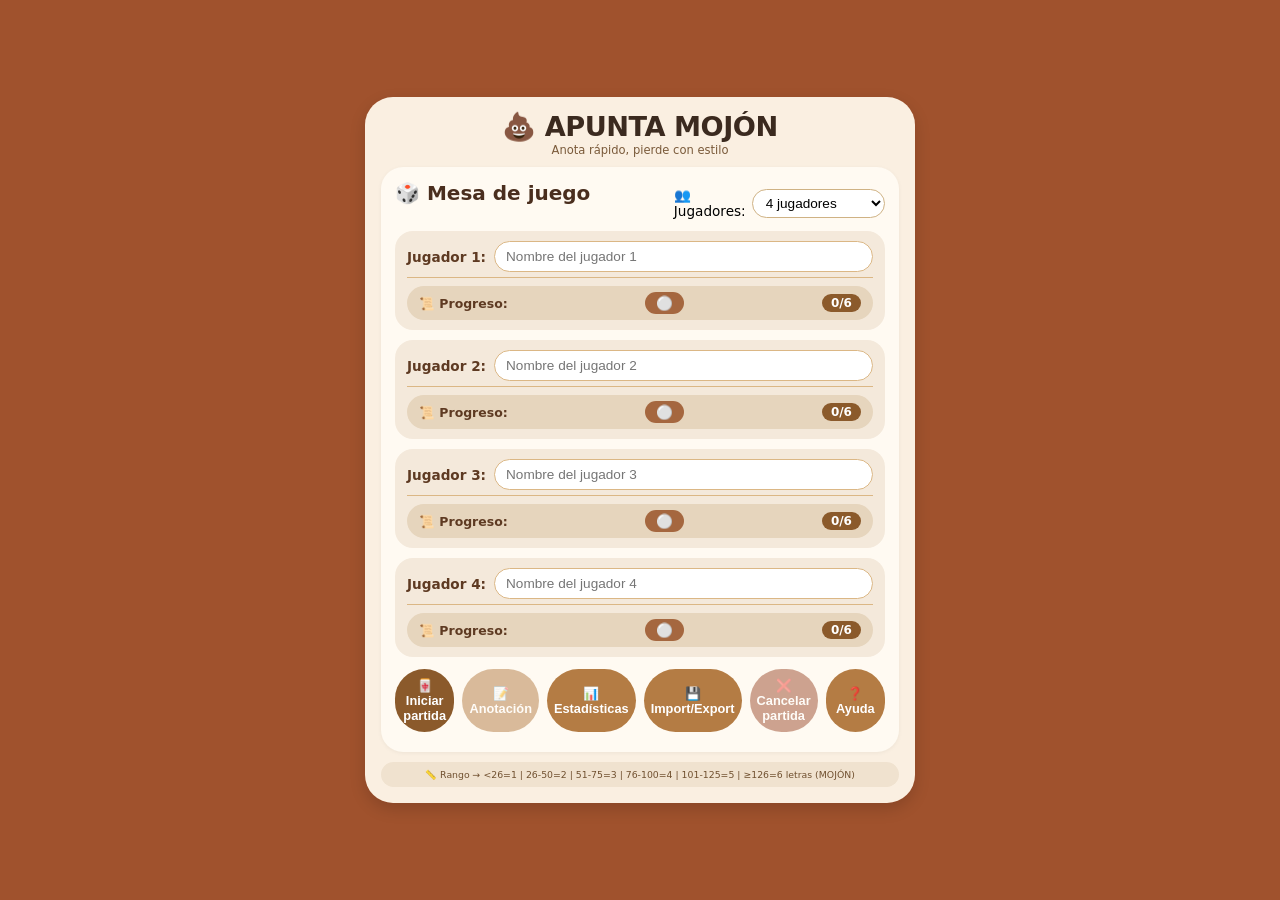
<file: index.html>
<!DOCTYPE html>
<html lang="es">
<head>
  <meta charset="UTF-8">
  <meta name="viewport" content="width=device-width, initial-scale=1.0, viewport-fit=cover">
  <title>ApuntaMOJÓN - Control de pérdidas en dominó</title>
  <meta name="description" content="Aplicación para control de partidas de dominó - el perdedor forma la palabra MOJÓN">
  <meta name="theme-color" content="#A0522D">
  <meta name="apple-mobile-web-app-capable" content="yes">
  <meta name="apple-mobile-web-app-status-bar-style" content="black-translucent">
  <meta name="apple-mobile-web-app-title" content="MOJÓN">
  <link rel="manifest" href="./manifest.json">
  <link rel="apple-touch-icon" href="./icon-192.png">
  <link rel="icon" type="image/png" sizes="192x192" href="./icon-192.png">
  <link rel="icon" type="image/png" sizes="512x512" href="./icon-512.png">
  <link rel="stylesheet" href="./style.css">
  <script src="./app.js" defer></script>
</head>
<body>
  <div class="app-container">
    <header>
      <h1>💩 APUNTA MOJÓN</h1>
      <p class="sub">Anota rápido, pierde con estilo</p>
    </header>

    <div class="card" id="mesaJuego">
      <div class="card-header">
        <h2>🎲 Mesa de juego</h2>
        <div class="jugador-selector">
          <label>👥 Jugadores:</label>
          <select id="numJugadores">
            <option value="2">2 jugadores</option>
            <option value="3">3 jugadores</option>
            <option value="4" selected>4 jugadores</option>
          </select>
        </div>
      </div>
      
      <div id="nombresJugadores" class="nombres-grid"></div>
      
      <div class="botonera">
        <button id="btnIniciarPartida" class="btn-primary">🀄 Iniciar partida</button>
        <button id="btnAnotacion" class="btn-secondary" disabled>📝 Anotación</button>
        <button id="btnEstadisticas" class="btn-secondary">📊 Estadísticas</button>
        <button id="btnImportExport" class="btn-secondary">💾 Import/Export</button>
        <button id="btnCancelarPartida" class="btn-cancel" disabled>❌ Cancelar partida</button>
        <button id="btnAyuda" class="btn-secondary">❓ Ayuda</button>
      </div>
    </div>

    <footer class="rangos">
      <small>📏 Rango → &lt;26=1 | 26-50=2 | 51-75=3 | 76-100=4 | 101-125=5 | ≥126=6 letras (MOJÓN)</small>
    </footer>
  </div>

  <!-- ==================== MODALES ==================== -->

  <!-- MODAL ANOTACIÓN -->
  <div id="modalAnotacion" class="modal">
    <div class="modal-content modal-large">
      <h3>📝 Anotar mano</h3>
      <div class="separador-modal"></div>
      <div class="form-group-pegue">
        <label class="checkbox-label-pegue">
          <input type="checkbox" id="tipoPegue"> 🎯 Un jugador se pegó
        </label>
      </div>
      <div class="form-group" id="grupoCierre">
        <label>🏆 ¿Quién cerró/pegó?</label>
        <div id="listaCierre" class="opciones-lista radio-group"></div>
      </div>
      <hr class="divider">
      <div class="form-group">
        <label>💀 Perdedor(es) (pierden letras):</label>
        <div id="listaPerdedores" class="opciones-lista checkbox-group"></div>
      </div>
      <div class="form-group horizontal-group">
        <label for="tantosInput">🔢 Tantos acumulados:</label>
        <input type="number" id="tantosInput" placeholder="" step="1" class="small-input">
      </div>
      <div class="modal-buttons">
        <button id="btnCancelarAnotacion" class="btn-sec">Cancelar</button>
        <button id="btnAceptarAnotacion" class="btn-primary">✅ Aceptar</button>
      </div>
    </div>
  </div>

  <!-- MODAL ESTADÍSTICAS -->
  <div id="modalEstadisticas" class="modal">
    <div class="modal-content modal-xl">
      <div class="modal-header">
        <h2>📈 Estadísticas MOJÓN</h2>
        <button id="btnCerrarStats" class="close-btn">&times;</button>
      </div>
      <div class="tabs">
        <button class="tab-btn active" data-tab="diario">📅 Diario</button>
        <button class="tab-btn" data-tab="global">🌍 Global</button>
        <button class="tab-btn" data-tab="detalle">🔍 Detalle jugador</button>
      </div>
      <div id="tabDiario" class="tab-content active">
        <h3>Resumen del día <span id="fechaActual"></span></h3>
        <div id="statsDiario" class="stats-table-container"></div>
        <h3>📆 Días anteriores</h3>
        <div id="statsDiasAnteriores" class="stats-table-container"></div>
      </div>
      <div id="tabGlobal" class="tab-content">
        <h3>🏆 Ranking general</h3>
        <div id="statsGlobal" class="stats-table-container"></div>
      </div>
      <div id="tabDetalle" class="tab-content">
        <label>Seleccionar jugador:</label>
        <select id="selectJugadorDetalle"></select>
        <div id="detalleJugador" class="stats-table-container"></div>
      </div>
    </div>
  </div>

  <!-- MODAL IMPORT/EXPORT -->
  <div id="modalImportExport" class="modal">
    <div class="modal-content">
      <h3>💾 Gestión de datos</h3>
      <div class="import-export-buttons">
        <button id="btnExportar" class="btn-primary">📤 Exportar JSON</button>
        <button id="btnImportar" class="btn-secondary">📥 Importar JSON</button>
      </div>
      <input type="file" id="fileImport" accept=".json" style="display:none;">
      <hr>
      <div class="import-export-buttons">
        <button id="btnLimpiarBD" class="btn-danger">🗑️ Limpiar base de datos</button>
      </div>
      <hr>
      <button id="btnCerrarImport" class="btn-sec">Cerrar</button>
    </div>
  </div>

  <!-- MODAL CONTRASEÑA -->
  <div id="modalPassword" class="modal">
    <div class="modal-content">
      <h3>🔐 Confirmar acción</h3>
      <p>Ingrese la contraseña para limpiar la base de datos:</p>
      <input type="password" id="passwordInput" placeholder="Contraseña">
      <div class="modal-buttons">
        <button id="btnCancelarPassword" class="btn-sec">Cancelar</button>
        <button id="btnConfirmarPassword" class="btn-primary">Confirmar</button>
      </div>
    </div>
  </div>

  <!-- MODAL MENSAJE INFORMATIVO -->
  <div id="modalMensaje" class="modal">
    <div class="modal-content-mensaje">
      <div class="mensaje-icon" id="mensajeIcono">⚠️</div>
      <h3 id="mensajeTitulo">Atención</h3>
      <p id="mensajeTexto" class="mensaje-texto"></p>
      <button id="btnCerrarMensaje" class="btn-final">Aceptar</button>
    </div>
  </div>

  <!-- MODAL CONFIRMACIÓN -->
  <div id="modalConfirmacion" class="modal">
    <div class="modal-content-confirmacion">
      <div class="confirmacion-icon">❓</div>
      <h3>¿Cancelar partida?</h3>
      <p id="confirmacionTexto" class="confirmacion-texto">Se perderá todo el progreso de la partida actual.</p>
      <div class="confirmacion-buttons">
        <button id="btnConfirmarNo" class="btn-sec">No, volver</button>
        <button id="btnConfirmarSi" class="btn-primary">Sí, cancelar</button>
      </div>
    </div>
  </div>

  <!-- MODAL FINAL (MOJÓN) -->
  <div id="modalFinal" class="modal">
    <div class="modal-content-final">
      <div class="mojon-icon">💩</div>
      <h2 class="mojon-title">¡MOJÓN!</h2>
      <p id="mensajeFinal" class="mojon-mensaje"></p>
      <button id="btnCerrarFinal" class="btn-final">Aceptar</button>
    </div>
  </div>
</body>
</html>
</file>
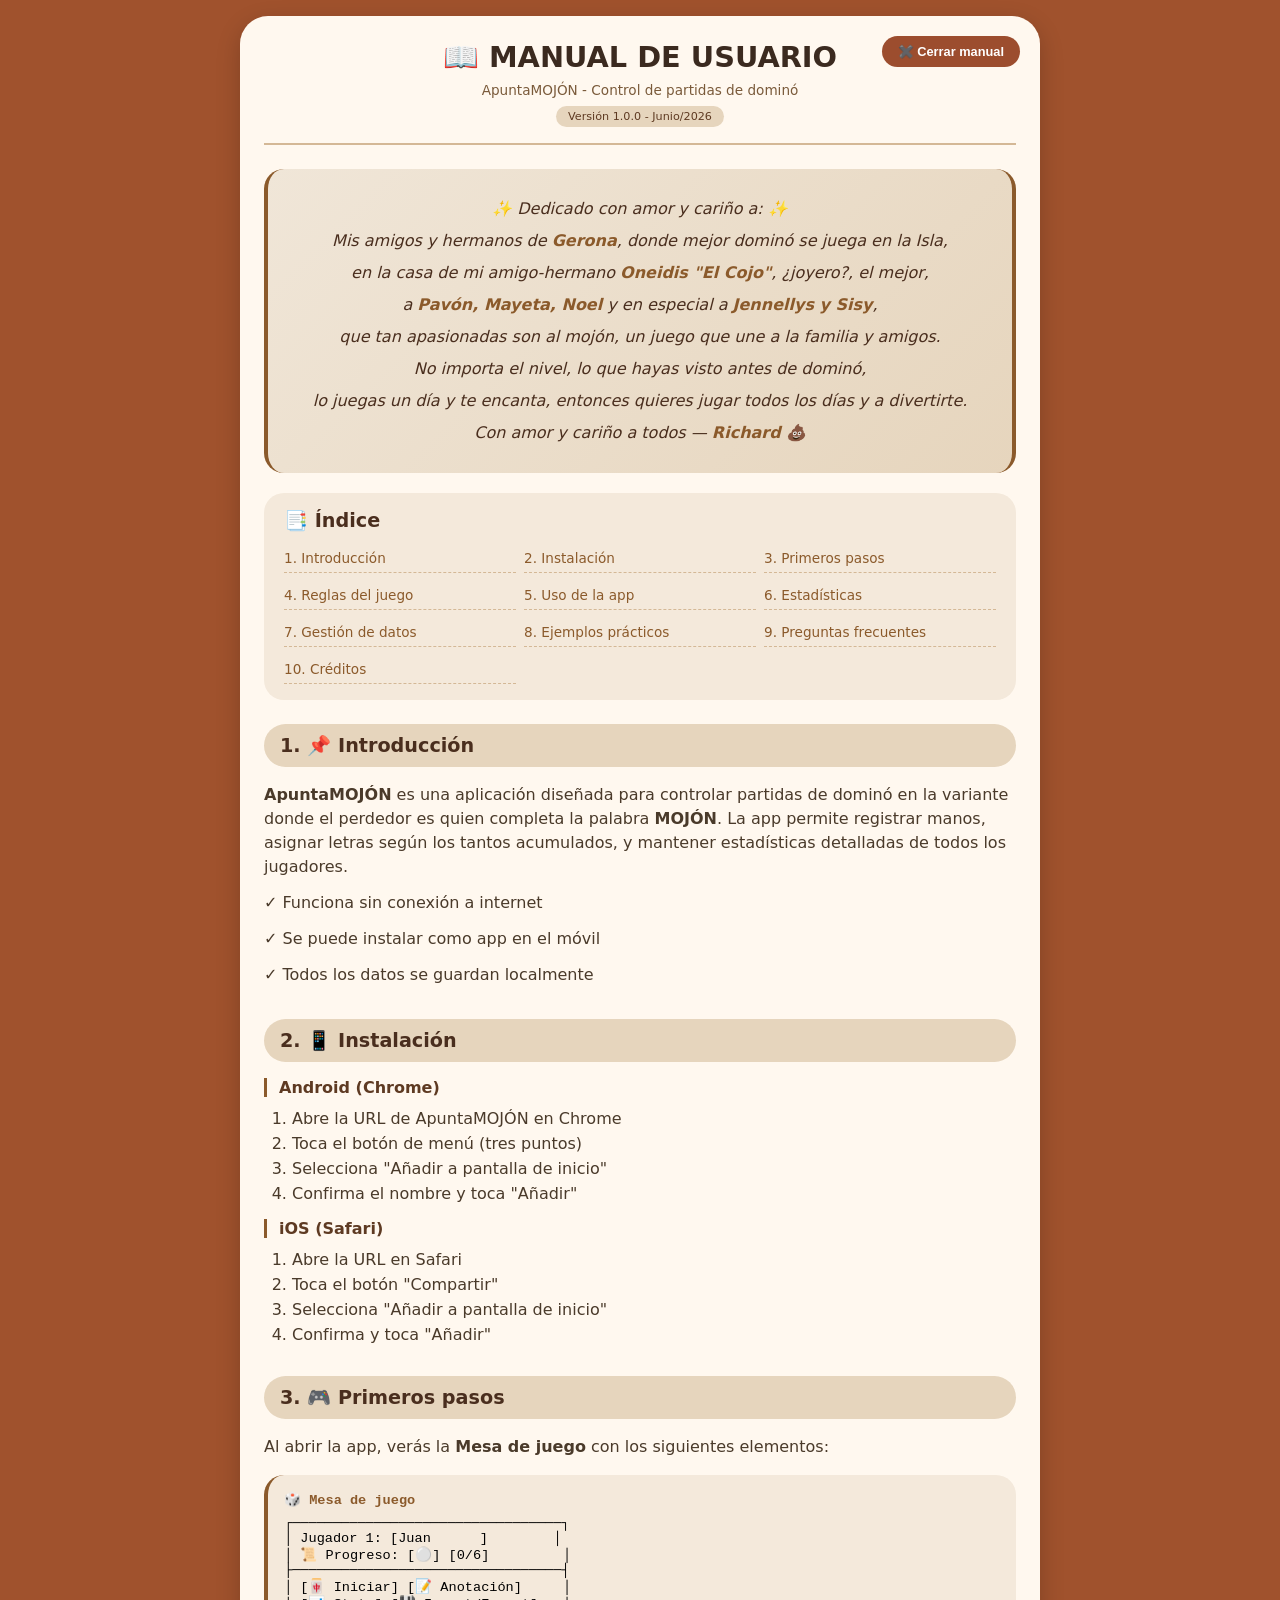
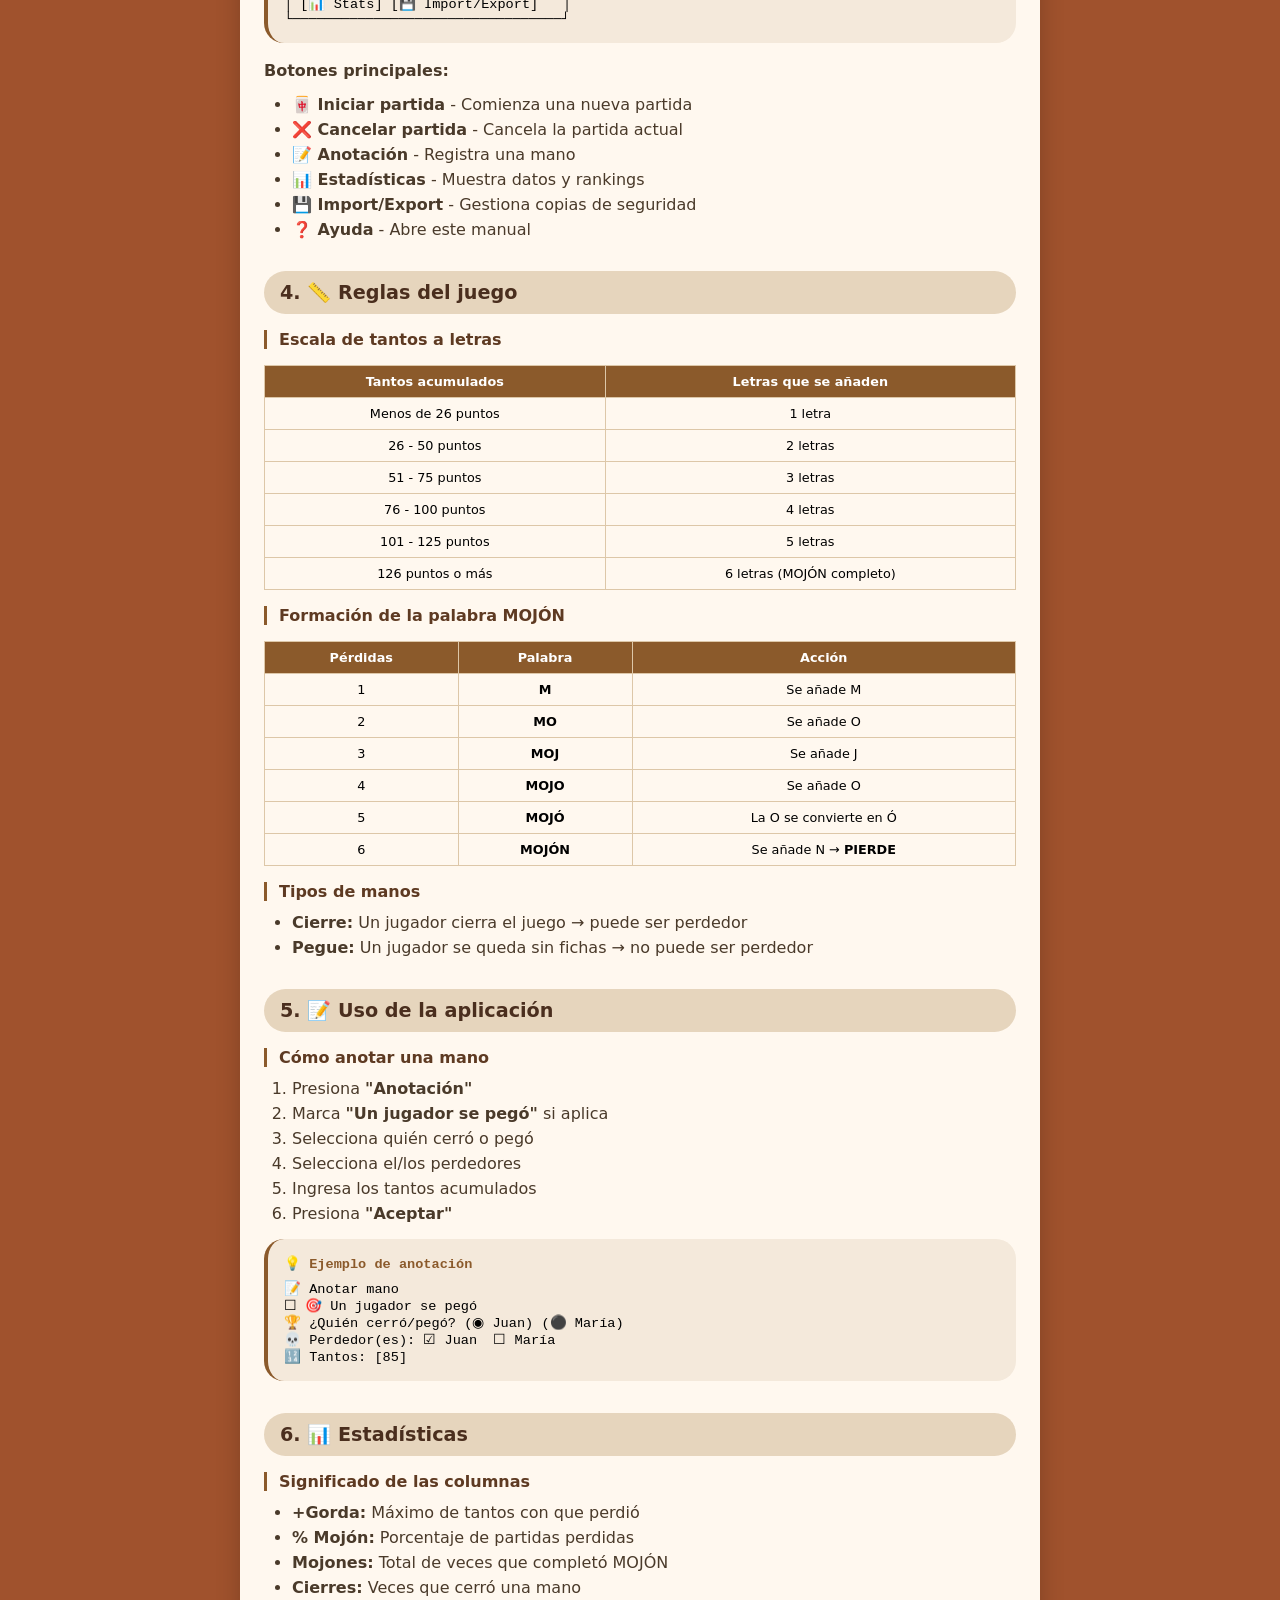
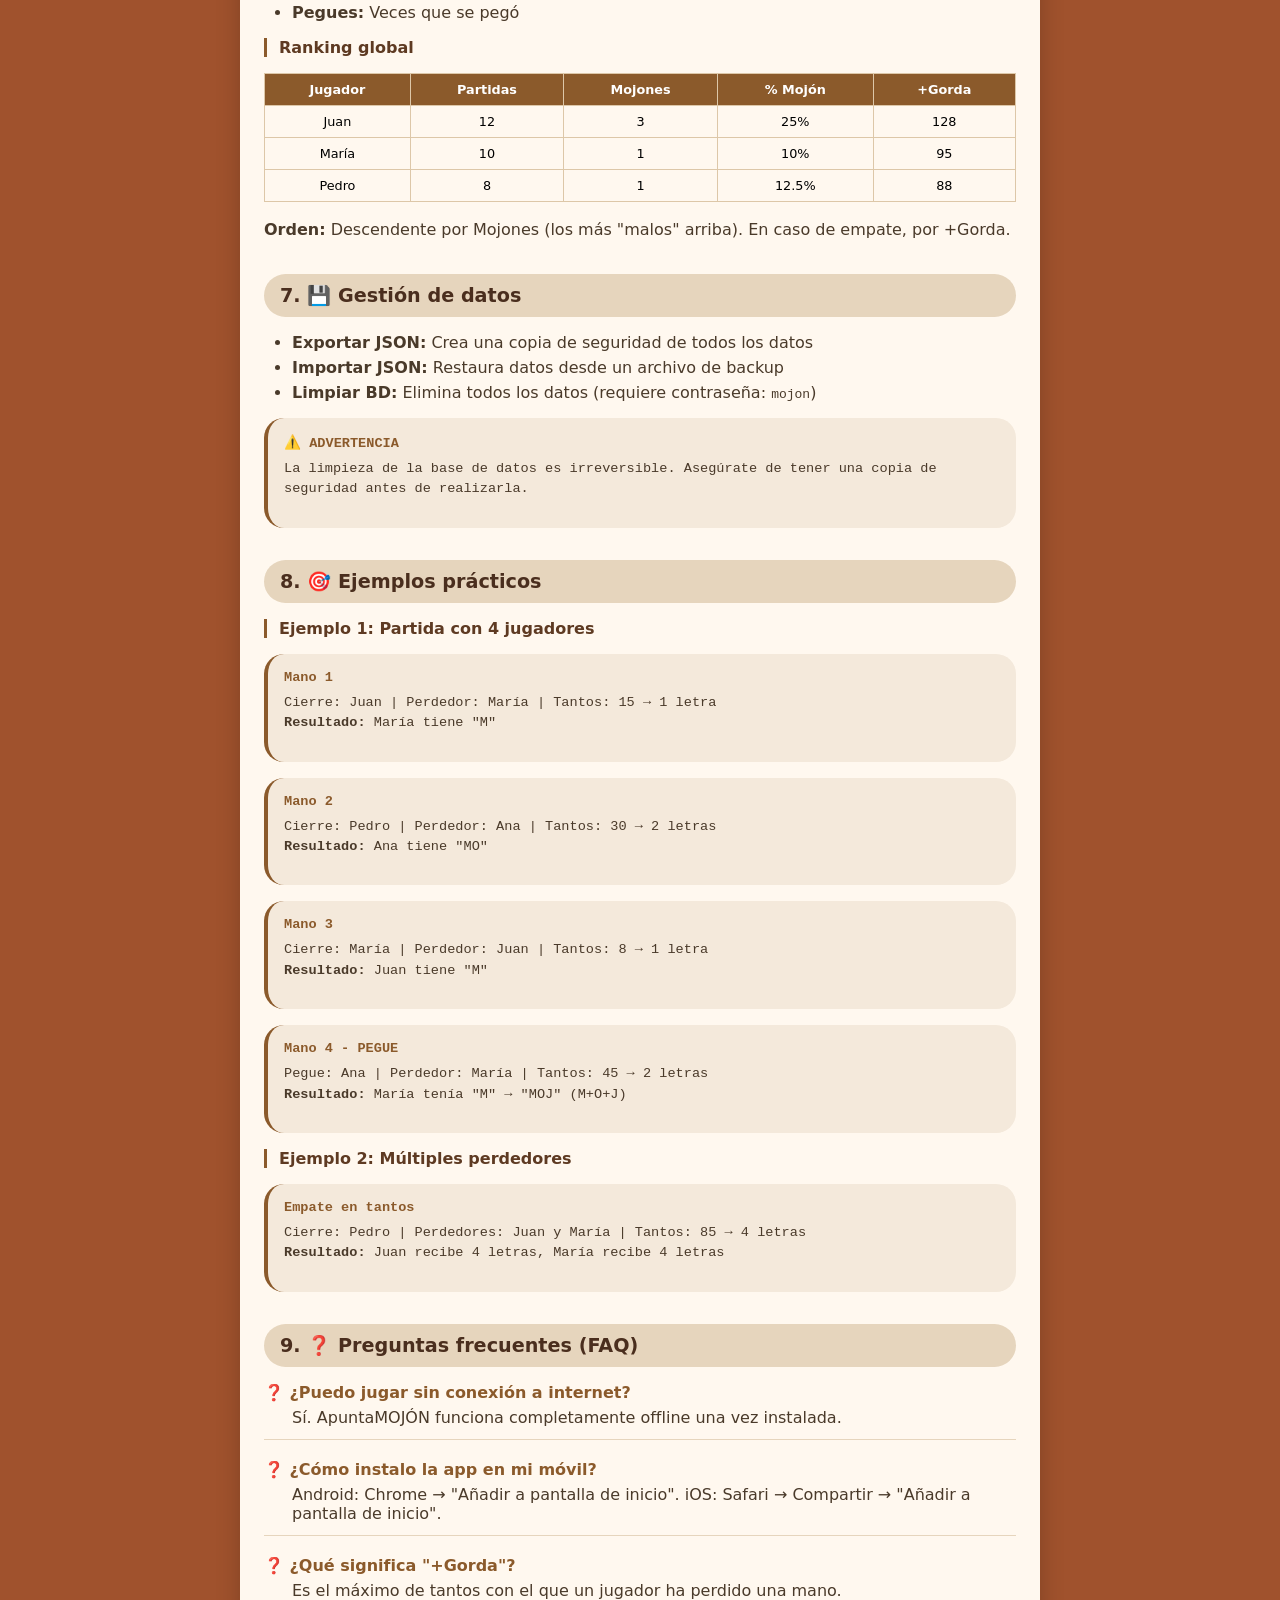
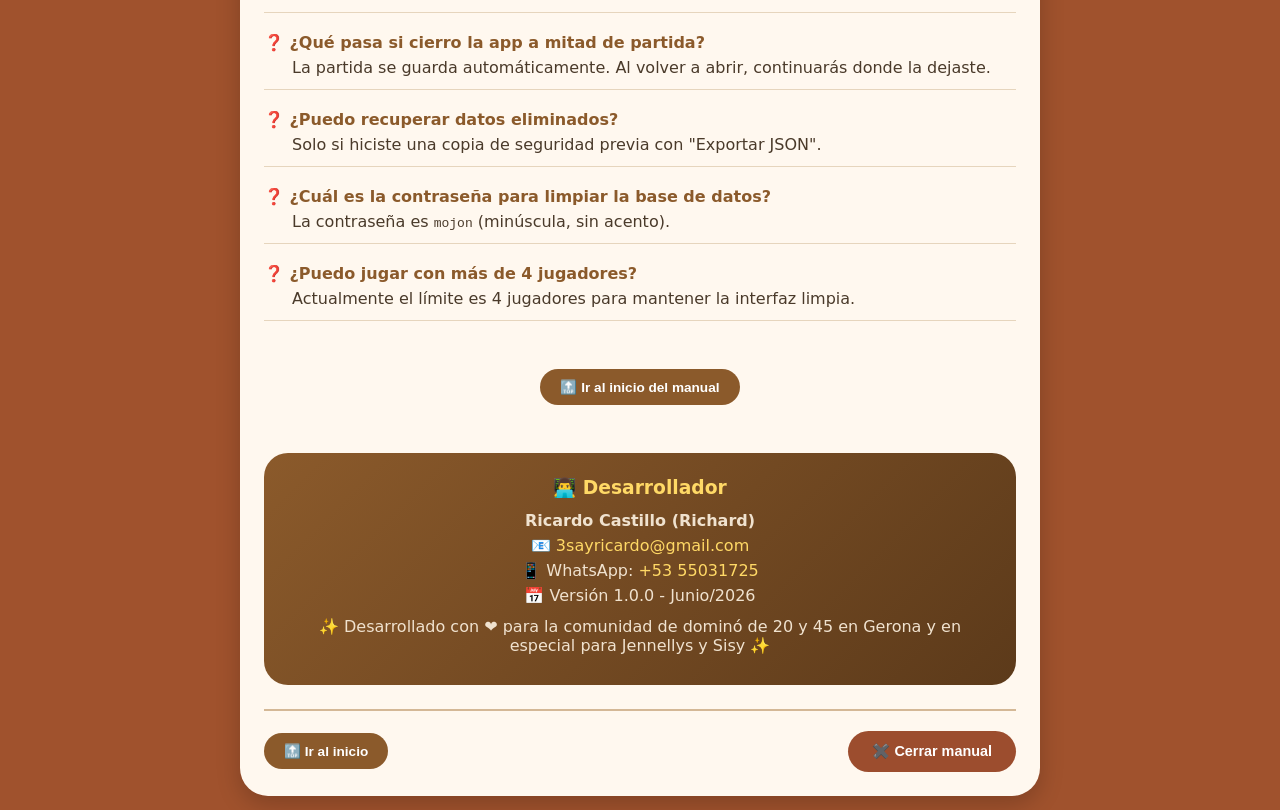
<file: manual_apuntamojon.html>
<!DOCTYPE html>
<html lang="es">
<head>
  <meta charset="UTF-8">
  <meta name="viewport" content="width=device-width, initial-scale=1.0, viewport-fit=cover">
  <title>Manual de Usuario - ApuntaMOJÓN</title>
  <style>
    * {
      margin: 0;
      padding: 0;
      box-sizing: border-box;
    }

    body {
      font-family: system-ui, -apple-system, 'Segoe UI', Roboto, sans-serif;
      background-color: #A0522D;
      padding: 16px;
      min-height: 100vh;
    }

    .manual-container {
      max-width: 800px;
      margin: 0 auto;
      background: #fff8ef;
      border-radius: 28px;
      padding: 24px;
      box-shadow: 0 8px 24px rgba(0, 0, 0, 0.2);
      position: relative;
    }

    .btn-cerrar-superior {
      position: absolute;
      top: 20px;
      right: 20px;
      background: #9c4d2e;
      color: white;
      border: none;
      border-radius: 40px;
      padding: 8px 16px;
      font-weight: bold;
      cursor: pointer;
      transition: 0.1s;
      display: flex;
      align-items: center;
      gap: 6px;
      font-size: 0.8rem;
    }

    .btn-cerrar-superior:hover {
      background: #7a3a21;
      transform: scale(1.02);
    }

    .manual-header {
      text-align: center;
      margin-bottom: 24px;
      padding-bottom: 16px;
      border-bottom: 2px solid #d4b896;
    }

    .manual-header h1 {
      font-size: 1.8rem;
      color: #3b2a1f;
      margin-bottom: 8px;
    }

    .manual-header .sub {
      color: #7a5a3a;
      font-size: 0.85rem;
    }

    .version {
      display: inline-block;
      background: #e6d5bd;
      padding: 4px 12px;
      border-radius: 40px;
      font-size: 0.7rem;
      color: #5e3a22;
      margin-top: 8px;
    }

    /* DEDICATORIA */
    .dedicatoria {
      background: linear-gradient(135deg, #f0e6d8 0%, #e6d5bd 100%);
      border-radius: 20px;
      padding: 20px;
      margin: 20px 0;
      text-align: center;
      border-left: 4px solid #8b5a2b;
      border-right: 4px solid #8b5a2b;
      font-style: italic;
      color: #4a2e1e;
    }

    .dedicatoria p {
      margin: 8px 0;
      line-height: 1.5;
    }

    .dedicatoria strong {
      color: #8b5a2b;
    }

    .indice {
      background: #f4e9db;
      border-radius: 20px;
      padding: 16px 20px;
      margin-bottom: 24px;
    }

    .indice h2 {
      font-size: 1.2rem;
      color: #4a2e1e;
      margin-bottom: 12px;
      display: flex;
      align-items: center;
      gap: 8px;
    }

    .indice-grid {
      display: grid;
      grid-template-columns: repeat(auto-fill, minmax(200px, 1fr));
      gap: 8px;
    }

    .indice a {
      color: #8b5a2b;
      text-decoration: none;
      font-size: 0.85rem;
      display: block;
      padding: 6px 0;
      border-bottom: 1px dashed #d4b896;
      transition: 0.1s;
    }

    .indice a:hover {
      color: #5c3a1a;
      padding-left: 6px;
    }

    .seccion {
      margin-bottom: 32px;
      scroll-margin-top: 20px;
    }

    .seccion h2 {
      background: #e6d5bd;
      padding: 10px 16px;
      border-radius: 40px;
      font-size: 1.2rem;
      color: #4a2e1e;
      margin-bottom: 16px;
    }

    .seccion h3 {
      font-size: 1rem;
      color: #5e3a22;
      margin: 16px 0 8px;
      padding-left: 12px;
      border-left: 3px solid #8b5a2b;
    }

    .seccion p {
      color: #4a3a2a;
      line-height: 1.5;
      margin-bottom: 12px;
    }

    .seccion ul, .seccion ol {
      margin: 12px 0 12px 28px;
      color: #4a3a2a;
    }

    .seccion li {
      margin: 6px 0;
    }

    .tabla {
      overflow-x: auto;
      margin: 16px 0;
    }

    table {
      width: 100%;
      border-collapse: collapse;
      font-size: 0.8rem;
    }

    th, td {
      border: 1px solid #ddc7a8;
      padding: 8px 10px;
      text-align: center;
    }

    th {
      background: #8b5a2b;
      color: white;
    }

    td {
      background: #fff8ef;
    }

    .ejemplo {
      background: #f4e9db;
      border-radius: 20px;
      padding: 16px;
      margin: 16px 0;
      font-family: monospace;
      font-size: 0.85rem;
      border-left: 4px solid #8b5a2b;
    }

    .ejemplo-titulo {
      font-weight: bold;
      color: #8b5a2b;
      margin-bottom: 8px;
    }

    .faq-item {
      margin-bottom: 20px;
      border-bottom: 1px solid #e6d5bd;
      padding-bottom: 12px;
    }

    .faq-pregunta {
      font-weight: bold;
      color: #8b5a2b;
      margin-bottom: 6px;
      display: flex;
      align-items: center;
      gap: 8px;
    }

    .faq-respuesta {
      color: #4a3a2a;
      padding-left: 28px;
    }

    .ir-inicio {
      display: inline-flex;
      align-items: center;
      gap: 8px;
      background: #8b5a2b;
      color: white;
      border: none;
      border-radius: 40px;
      padding: 10px 20px;
      font-weight: bold;
      cursor: pointer;
      transition: 0.1s;
      margin: 16px 0;
      font-size: 0.85rem;
    }

    .ir-inicio:hover {
      background: #5c3a1a;
      transform: scale(1.02);
    }

    .btn-cerrar-inferior {
      background: #9c4d2e;
      color: white;
      border: none;
      border-radius: 40px;
      padding: 12px 24px;
      font-weight: bold;
      cursor: pointer;
      transition: 0.1s;
      display: inline-flex;
      align-items: center;
      gap: 8px;
      font-size: 0.9rem;
      width: auto;
    }

    .btn-cerrar-inferior:hover {
      background: #7a3a21;
      transform: scale(1.02);
    }

    .botones-inferiores {
      display: flex;
      justify-content: space-between;
      align-items: center;
      margin-top: 24px;
      padding-top: 20px;
      border-top: 2px solid #d4b896;
      flex-wrap: wrap;
      gap: 12px;
    }

    .creditos {
      background: linear-gradient(135deg, #8b5a2b 0%, #5c3a1a 100%);
      border-radius: 24px;
      padding: 24px;
      text-align: center;
      margin-top: 32px;
      color: #fff8ef;
    }

    .creditos h3 {
      color: #ffd966;
      margin-bottom: 12px;
    }

    .creditos p {
      margin: 6px 0;
      color: #f0e2cf;
    }

    .creditos a {
      color: #ffd966;
      text-decoration: none;
    }

    .creditos a:hover {
      text-decoration: underline;
    }

    @media (max-width: 600px) {
      .manual-container {
        padding: 16px;
      }
      .indice-grid {
        grid-template-columns: 1fr;
      }
      .btn-cerrar-superior {
        position: static;
        margin-bottom: 16px;
        display: inline-flex;
        justify-content: center;
      }
      .manual-header {
        margin-top: 0;
      }
      .botones-inferiores {
        flex-direction: column;
      }
      .botones-inferiores button {
        width: 100%;
        justify-content: center;
      }
    }
  </style>
</head>
<body>
  <div class="manual-container">
    <button class="btn-cerrar-superior" onclick="cerrarManual()">
      ✖️ Cerrar manual
    </button>

    <div class="manual-header">
      <h1>📖 MANUAL DE USUARIO</h1>
      <p class="sub">ApuntaMOJÓN - Control de partidas de dominó</p>
      <span class="version">Versión 1.0.0 - Junio/2026</span>
    </div>

    <!-- DEDICATORIA -->
    <div class="dedicatoria">
      <p>✨ Dedicado con amor y cariño a: ✨</p>
      <p>Mis amigos y hermanos de <strong>Gerona</strong>, donde mejor dominó se juega en la Isla,</p>
      <p>en la casa de mi amigo-hermano <strong>Oneidis "El Cojo"</strong>, ¿joyero?, el mejor,</p>
      <p>a <strong>Pavón, Mayeta, Noel</strong> y en especial a <strong>Jennellys y Sisy</strong>,</p>
      <p>que tan apasionadas son al mojón, un juego que une a la familia y amigos.</p>
      <p>No importa el nivel, lo que hayas visto antes de dominó,</p>
      <p>lo juegas un día y te encanta, entonces quieres jugar todos los días y a divertirte.</p>
      <p>Con amor y cariño a todos — <strong>Richard</strong> 💩</p>
    </div>

    <div class="indice">
      <h2>📑 Índice</h2>
      <div class="indice-grid">
        <a href="#introduccion">1. Introducción</a>
        <a href="#instalacion">2. Instalación</a>
        <a href="#primeros-pasos">3. Primeros pasos</a>
        <a href="#reglas">4. Reglas del juego</a>
        <a href="#uso">5. Uso de la app</a>
        <a href="#estadisticas">6. Estadísticas</a>
        <a href="#gestion">7. Gestión de datos</a>
        <a href="#ejemplos">8. Ejemplos prácticos</a>
        <a href="#faq">9. Preguntas frecuentes</a>
        <a href="#creditos">10. Créditos</a>
      </div>
    </div>

    <div class="seccion" id="introduccion">
      <h2>1. 📌 Introducción</h2>
      <p><strong>ApuntaMOJÓN</strong> es una aplicación diseñada para controlar partidas de dominó en la variante donde el perdedor es quien completa la palabra <strong>MOJÓN</strong>. La app permite registrar manos, asignar letras según los tantos acumulados, y mantener estadísticas detalladas de todos los jugadores.</p>
      <p>✓ Funciona sin conexión a internet</p>
      <p>✓ Se puede instalar como app en el móvil</p>
      <p>✓ Todos los datos se guardan localmente</p>
    </div>

    <div class="seccion" id="instalacion">
      <h2>2. 📱 Instalación</h2>
      <h3>Android (Chrome)</h3>
      <ol>
        <li>Abre la URL de ApuntaMOJÓN en Chrome</li>
        <li>Toca el botón de menú (tres puntos)</li>
        <li>Selecciona "Añadir a pantalla de inicio"</li>
        <li>Confirma el nombre y toca "Añadir"</li>
      </ol>
      <h3>iOS (Safari)</h3>
      <ol>
        <li>Abre la URL en Safari</li>
        <li>Toca el botón "Compartir"</li>
        <li>Selecciona "Añadir a pantalla de inicio"</li>
        <li>Confirma y toca "Añadir"</li>
      </ol>
    </div>

    <div class="seccion" id="primeros-pasos">
      <h2>3. 🎮 Primeros pasos</h2>
      <p>Al abrir la app, verás la <strong>Mesa de juego</strong> con los siguientes elementos:</p>
      <div class="ejemplo">
        <div class="ejemplo-titulo">🎲 Mesa de juego</div>
        <pre>┌─────────────────────────────────┐
│ Jugador 1: [Juan      ]        │
│ 📜 Progreso: [⚪] [0/6]         │
├─────────────────────────────────┤
│ [🀄 Iniciar] [📝 Anotación]     │
│ [📊 Stats] [💾 Import/Export]   │
└─────────────────────────────────┘</pre>
      </div>
      <p><strong>Botones principales:</strong></p>
      <ul>
        <li><strong>🀄 Iniciar partida</strong> - Comienza una nueva partida</li>
        <li><strong>❌ Cancelar partida</strong> - Cancela la partida actual</li>
        <li><strong>📝 Anotación</strong> - Registra una mano</li>
        <li><strong>📊 Estadísticas</strong> - Muestra datos y rankings</li>
        <li><strong>💾 Import/Export</strong> - Gestiona copias de seguridad</li>
        <li><strong>❓ Ayuda</strong> - Abre este manual</li>
      </ul>
    </div>

    <div class="seccion" id="reglas">
      <h2>4. 📏 Reglas del juego</h2>
      <h3>Escala de tantos a letras</h3>
      <div class="tabla">
        <table>
          <thead>
            <tr><th>Tantos acumulados</th><th>Letras que se añaden</th></tr>
          </thead>
          <tbody>
            <tr><td>Menos de 26 puntos</td><td>1 letra</td></tr>
            <tr><td>26 - 50 puntos</td><td>2 letras</td></tr>
            <tr><td>51 - 75 puntos</td><td>3 letras</td></tr>
            <tr><td>76 - 100 puntos</td><td>4 letras</td></tr>
            <tr><td>101 - 125 puntos</td><td>5 letras</td></tr>
            <tr><td>126 puntos o más</td><td>6 letras (MOJÓN completo)</td></tr>
          </tbody>
        </table>
      </div>

      <h3>Formación de la palabra MOJÓN</h3>
      <div class="tabla">
        <table>
          <thead>
            <tr><th>Pérdidas</th><th>Palabra</th><th>Acción</th></tr>
          </thead>
          <tbody>
            <tr><td>1</td><td><strong>M</strong></td><td>Se añade M</td></tr>
            <tr><td>2</td><td><strong>MO</strong></td><td>Se añade O</td></tr>
            <tr><td>3</td><td><strong>MOJ</strong></td><td>Se añade J</td></tr>
            <tr><td>4</td><td><strong>MOJO</strong></td><td>Se añade O</td></tr>
            <tr><td>5</td><td><strong>MOJÓ</strong></td><td>La O se convierte en Ó</td></tr>
            <tr><td>6</td><td><strong>MOJÓN</strong></td><td>Se añade N → <strong>PIERDE</strong></td></tr>
          </tbody>
        </table>
      </div>

      <h3>Tipos de manos</h3>
      <ul>
        <li><strong>Cierre:</strong> Un jugador cierra el juego → puede ser perdedor</li>
        <li><strong>Pegue:</strong> Un jugador se queda sin fichas → no puede ser perdedor</li>
      </ul>
    </div>

    <div class="seccion" id="uso">
      <h2>5. 📝 Uso de la aplicación</h2>
      <h3>Cómo anotar una mano</h3>
      <ol>
        <li>Presiona <strong>"Anotación"</strong></li>
        <li>Marca <strong>"Un jugador se pegó"</strong> si aplica</li>
        <li>Selecciona quién cerró o pegó</li>
        <li>Selecciona el/los perdedores</li>
        <li>Ingresa los tantos acumulados</li>
        <li>Presiona <strong>"Aceptar"</strong></li>
      </ol>
      
      <div class="ejemplo">
        <div class="ejemplo-titulo">💡 Ejemplo de anotación</div>
        <pre>📝 Anotar mano
☐ 🎯 Un jugador se pegó
🏆 ¿Quién cerró/pegó? (◉ Juan) (⚫ María)
💀 Perdedor(es): ☑ Juan  ☐ María
🔢 Tantos: [85]</pre>
      </div>
    </div>

    <div class="seccion" id="estadisticas">
      <h2>6. 📊 Estadísticas</h2>
      <h3>Significado de las columnas</h3>
      <ul>
        <li><strong>+Gorda:</strong> Máximo de tantos con que perdió</li>
        <li><strong>% Mojón:</strong> Porcentaje de partidas perdidas</li>
        <li><strong>Mojones:</strong> Total de veces que completó MOJÓN</li>
        <li><strong>Cierres:</strong> Veces que cerró una mano</li>
        <li><strong>Pegues:</strong> Veces que se pegó</li>
      </ul>

      <h3>Ranking global</h3>
      <div class="tabla">
        <table>
          <thead>
            <tr><th>Jugador</th><th>Partidas</th><th>Mojones</th><th>% Mojón</th><th>+Gorda</th></tr>
          </thead>
          <tbody>
            <tr><td>Juan</td><td>12</td><td>3</td><td>25%</td><td>128</td></tr>
            <tr><td>María</td><td>10</td><td>1</td><td>10%</td><td>95</td></tr>
            <tr><td>Pedro</td><td>8</td><td>1</td><td>12.5%</td><td>88</td></tr>
          </tbody>
        </table>
      </div>
      <p><strong>Orden:</strong> Descendente por Mojones (los más "malos" arriba). En caso de empate, por +Gorda.</p>
    </div>

    <div class="seccion" id="gestion">
      <h2>7. 💾 Gestión de datos</h2>
      <ul>
        <li><strong>Exportar JSON:</strong> Crea una copia de seguridad de todos los datos</li>
        <li><strong>Importar JSON:</strong> Restaura datos desde un archivo de backup</li>
        <li><strong>Limpiar BD:</strong> Elimina todos los datos (requiere contraseña: <code>mojon</code>)</li>
      </ul>
      <div class="ejemplo">
        <div class="ejemplo-titulo">⚠️ ADVERTENCIA</div>
        <p>La limpieza de la base de datos es irreversible. Asegúrate de tener una copia de seguridad antes de realizarla.</p>
      </div>
    </div>

    <div class="seccion" id="ejemplos">
      <h2>8. 🎯 Ejemplos prácticos</h2>
      
      <h3>Ejemplo 1: Partida con 4 jugadores</h3>
      <div class="ejemplo">
        <div class="ejemplo-titulo">Mano 1</div>
        <p>Cierre: Juan | Perdedor: María | Tantos: 15 → 1 letra<br><strong>Resultado:</strong> María tiene "M"</p>
      </div>
      <div class="ejemplo">
        <div class="ejemplo-titulo">Mano 2</div>
        <p>Cierre: Pedro | Perdedor: Ana | Tantos: 30 → 2 letras<br><strong>Resultado:</strong> Ana tiene "MO"</p>
      </div>
      <div class="ejemplo">
        <div class="ejemplo-titulo">Mano 3</div>
        <p>Cierre: María | Perdedor: Juan | Tantos: 8 → 1 letra<br><strong>Resultado:</strong> Juan tiene "M"</p>
      </div>
      <div class="ejemplo">
        <div class="ejemplo-titulo">Mano 4 - PEGUE</div>
        <p>Pegue: Ana | Perdedor: María | Tantos: 45 → 2 letras<br><strong>Resultado:</strong> María tenía "M" → "MOJ" (M+O+J)</p>
      </div>

      <h3>Ejemplo 2: Múltiples perdedores</h3>
      <div class="ejemplo">
        <div class="ejemplo-titulo">Empate en tantos</div>
        <p>Cierre: Pedro | Perdedores: Juan y María | Tantos: 85 → 4 letras<br><strong>Resultado:</strong> Juan recibe 4 letras, María recibe 4 letras</p>
      </div>
    </div>

    <div class="seccion" id="faq">
      <h2>9. ❓ Preguntas frecuentes (FAQ)</h2>
      
      <div class="faq-item">
        <div class="faq-pregunta">❓ ¿Puedo jugar sin conexión a internet?</div>
        <div class="faq-respuesta">Sí. ApuntaMOJÓN funciona completamente offline una vez instalada.</div>
      </div>

      <div class="faq-item">
        <div class="faq-pregunta">❓ ¿Cómo instalo la app en mi móvil?</div>
        <div class="faq-respuesta">Android: Chrome → "Añadir a pantalla de inicio". iOS: Safari → Compartir → "Añadir a pantalla de inicio".</div>
      </div>

      <div class="faq-item">
        <div class="faq-pregunta">❓ ¿Qué significa "+Gorda"?</div>
        <div class="faq-respuesta">Es el máximo de tantos con el que un jugador ha perdido una mano.</div>
      </div>

      <div class="faq-item">
        <div class="faq-pregunta">❓ ¿Qué pasa si cierro la app a mitad de partida?</div>
        <div class="faq-respuesta">La partida se guarda automáticamente. Al volver a abrir, continuarás donde la dejaste.</div>
      </div>

      <div class="faq-item">
        <div class="faq-pregunta">❓ ¿Puedo recuperar datos eliminados?</div>
        <div class="faq-respuesta">Solo si hiciste una copia de seguridad previa con "Exportar JSON".</div>
      </div>

      <div class="faq-item">
        <div class="faq-pregunta">❓ ¿Cuál es la contraseña para limpiar la base de datos?</div>
        <div class="faq-respuesta">La contraseña es <code>mojon</code> (minúscula, sin acento).</div>
      </div>

      <div class="faq-item">
        <div class="faq-pregunta">❓ ¿Puedo jugar con más de 4 jugadores?</div>
        <div class="faq-respuesta">Actualmente el límite es 4 jugadores para mantener la interfaz limpia.</div>
      </div>
    </div>

    <div style="text-align: center;">
      <button class="ir-inicio" onclick="irInicio()">🔝 Ir al inicio del manual</button>
    </div>

    <div class="creditos" id="creditos">
      <h3>👨‍💻 Desarrollador</h3>
      <p><strong>Ricardo Castillo (Richard)</strong></p>
      <p>📧 <a href="mailto:3sayricardo@gmail.com">3sayricardo@gmail.com</a></p>
      <p>📱 WhatsApp: <a href="https://wa.me/5355031725">+53 55031725</a></p>
      <p>📅 Versión 1.0.0 - Junio/2026</p>
      <p style="margin-top: 12px;">✨ Desarrollado con ❤️ para la comunidad de dominó de 20 y 45 en Gerona y en especial para Jennellys y Sisy ✨</p>
    </div>

    <div class="botones-inferiores">
      <button class="ir-inicio" style="margin:0;" onclick="irInicio()">🔝 Ir al inicio</button>
      <button class="btn-cerrar-inferior" onclick="cerrarManual()">✖️ Cerrar manual</button>
    </div>
  </div>

  <script>
    function cerrarManual() {
      window.close();
    }

    function irInicio() {
      window.scrollTo({ top: 0, behavior: 'smooth' });
    }

    document.addEventListener('keydown', function(e) {
      if (e.key === 'Escape') cerrarManual();
    });
  </script>
</body>
</html>
</file>
<file: style.css>
/* ========== RESET Y BASE ========== */
* {
  margin: 0;
  padding: 0;
  box-sizing: border-box;
}

body {
  font-family: system-ui, -apple-system, 'Segoe UI', Roboto, sans-serif;
  background-color: #A0522D;
  padding: 10px;
  min-height: 100vh;
  display: flex;
  align-items: center;
  justify-content: center;
}

.app-container {
  max-width: 550px;
  width: 100%;
  margin: 0 auto;
  background: rgba(255, 248, 235, 0.95);
  border-radius: 28px;
  padding: 14px 16px 16px;
  box-shadow: 0 6px 16px rgba(0, 0, 0, 0.15);
}

/* ========== HEADER ========== */
header {
  text-align: center;
  margin-bottom: 10px;
}
header h1 {
  font-size: 1.7rem;
  color: #3b2a1f;
  letter-spacing: -0.5px;
}
.sub {
  font-size: 0.72rem;
  color: #7a5a3a;
}

/* ========== CARDS ========== */
.card {
  background: #fffaf2;
  border-radius: 22px;
  padding: 14px;
  margin-bottom: 10px;
  box-shadow: 0 1px 4px rgba(0, 0, 0, 0.05);
}

.card-header {
  display: flex;
  justify-content: space-between;
  align-items: baseline;
  flex-wrap: wrap;
  margin-bottom: 12px;
}
.card-header h2 {
  font-size: 1.25rem;
  color: #4a2e1e;
}

/* ========== SELECTOR DE JUGADORES ========== */
.jugador-selector {
  display: flex;
  gap: 6px;
  align-items: center;
}
.jugador-selector label {
  font-size: 0.85rem;
}
.jugador-selector select {
  padding: 5px 9px;
  border-radius: 40px;
  border: 1px solid #cfb284;
  background: white;
  font-size: 0.85rem;
}

/* ========== GRID DE NOMBRES ========== */
.nombres-grid {
  display: flex;
  flex-direction: column;
  gap: 10px;
  margin-bottom: 12px;
  min-height: 340px;
}

.jugador-card {
  background: #f4e9db;
  border-radius: 18px;
  padding: 10px 12px;
  transition: all 0.2s ease;
}

.nombre-field {
  display: flex;
  align-items: center;
  gap: 8px;
  margin-bottom: 8px;
  padding-bottom: 5px;
  border-bottom: 1px solid #dbb785;
}
.nombre-field label {
  font-weight: bold;
  min-width: 78px;
  color: #5e3a22;
  font-size: 0.85rem;
}
.nombre-field input {
  flex: 1;
  padding: 7px 11px;
  border-radius: 40px;
  border: 1px solid #dbb785;
  background: white;
  font-size: 0.85rem;
}
.nombre-field input:focus {
  outline: none;
  border-color: #8b5a2b;
}
.nombre-field input:disabled {
  background: #e6d5bd;
  opacity: 0.7;
  cursor: not-allowed;
}

/* ========== PROGRESO MOJÓN ========== */
.progreso-individual {
  display: flex;
  justify-content: space-between;
  align-items: center;
  padding: 6px 12px;
  background: #e6d5bd;
  border-radius: 40px;
}
.progreso-individual span:first-child {
  font-size: 0.78rem;
  color: #5e3a22;
  font-weight: bold;
}
.palabra-mojon {
  background: #a5673f;
  color: white;
  padding: 3px 11px;
  border-radius: 40px;
  font-family: monospace;
  font-size: 0.85rem;
  font-weight: bold;
}
.perdidas-num {
  background: #8b5a2b;
  color: white;
  padding: 2px 9px;
  border-radius: 40px;
  font-size: 0.75rem;
  font-weight: bold;
}

/* ========== BOTONERA ========== */
.botonera {
  display: flex;
  flex-wrap: wrap;
  gap: 8px;
  margin: 10px 0 6px;
}
button {
  flex: 1;
  padding: 9px 7px;
  border: none;
  border-radius: 40px;
  font-weight: bold;
  font-size: 0.8rem;
  cursor: pointer;
  transition: 0.1s;
  background: #c48a5c;
  color: white;
}
.btn-primary {
  background: #8b5a2b;
}
.btn-secondary {
  background: #b47c44;
}
.btn-cancel {
  background: #9c4d2e;
}
.btn-cancel:hover:not(:disabled) {
  background: #7a3a21;
}
.btn-danger {
  background: #9c4d2e;
}
.btn-danger:hover {
  background: #7a3a21;
}
button:hover:not(:disabled) {
  transform: scale(0.98);
}
button:disabled {
  opacity: 0.5;
  cursor: not-allowed;
}

/* ========== FOOTER RANGOS ========== */
.rangos {
  text-align: center;
  font-size: 0.7rem;
  color: #6f4f2e;
  background: #f0e2cf;
  border-radius: 35px;
  padding: 6px 10px;
  margin-top: 6px;
}

/* ========== MODALES GENERALES ========== */
.modal {
  display: none;
  position: fixed;
  z-index: 2000;
  left: 0;
  top: 0;
  width: 100%;
  height: 100%;
  background: rgba(0, 0, 0, 0.7);
  align-items: center;
  justify-content: center;
  overflow-y: auto;
}
.modal-content {
  background: #fff8ef;
  border-radius: 28px;
  padding: 18px;
  width: 90%;
  max-width: 450px;
  max-height: 85vh;
  overflow-y: auto;
}
.modal-large {
  max-width: 500px;
}
.modal-xl {
  max-width: 750px;
  max-height: 90vh;
}

/* ========== MODAL ANOTACIÓN ========== */
.separador-modal {
  height: 1px;
  background: linear-gradient(90deg, transparent, #d4b896, transparent);
  margin: 12px 0 16px 0;
}

.form-group-pegue {
  margin-bottom: 20px;
  text-align: center;
  background: #f0e6d8;
  border-radius: 60px;
  padding: 12px 16px;
  border: 1px solid #d4b896;
}

.checkbox-label-pegue {
  display: flex;
  align-items: center;
  justify-content: center;
  gap: 10px;
  cursor: pointer;
  font-size: 1.1rem;
  font-weight: bold;
  color: #4a2e1e;
}

.checkbox-label-pegue input {
  width: 20px;
  height: 20px;
  margin: 0;
  cursor: pointer;
}

.checkbox-label-pegue:hover {
  color: #8b5a2b;
  transform: scale(1.02);
  transition: 0.1s;
}

.form-group label {
  font-weight: bold;
  display: block;
  margin-bottom: 8px;
  font-size: 0.95rem;
  color: #4a2e1e;
}

.horizontal-group label {
  font-size: 0.95rem;
  font-weight: bold;
  color: #4a2e1e;
}

/* ========== MODAL MENSAJE ========== */
.modal-content-mensaje {
  background: linear-gradient(135deg, #fff8ef 0%, #f5e6d3 100%);
  border-radius: 32px;
  padding: 28px 24px;
  width: 85%;
  max-width: 320px;
  text-align: center;
  box-shadow: 0 12px 28px rgba(0, 0, 0, 0.3);
  border: 2px solid #d4a373;
}
.mensaje-icon {
  font-size: 3.5rem;
  margin-bottom: 12px;
}
.mensaje-texto {
  font-size: 1.1rem;
  color: #4a2e1e;
  margin: 16px 0;
  line-height: 1.4;
}

/* ========== MODAL CONFIRMACIÓN ========== */
.modal-content-confirmacion {
  background: linear-gradient(135deg, #fff8ef 0%, #f5e6d3 100%);
  border-radius: 32px;
  padding: 28px 24px;
  width: 85%;
  max-width: 340px;
  text-align: center;
  box-shadow: 0 12px 28px rgba(0, 0, 0, 0.3);
  border: 2px solid #d4a373;
}
.confirmacion-icon {
  font-size: 3.5rem;
  margin-bottom: 12px;
}
.confirmacion-texto {
  font-size: 1rem;
  color: #4a2e1e;
  margin: 12px 0 20px;
}
.confirmacion-buttons {
  display: flex;
  gap: 12px;
  justify-content: center;
}
.confirmacion-buttons button {
  flex: 1;
  max-width: 120px;
}

/* ========== MODAL FINAL ========== */
.modal-content-final {
  background: linear-gradient(135deg, #8b5a2b 0%, #5c3a1a 100%);
  border-radius: 48px;
  padding: 32px 24px;
  width: 85%;
  max-width: 350px;
  text-align: center;
  box-shadow: 0 20px 40px rgba(0, 0, 0, 0.4);
  animation: modalEntrar 0.3s ease-out;
}
@keyframes modalEntrar {
  from { transform: scale(0.8); opacity: 0; }
  to { transform: scale(1); opacity: 1; }
}
.mojon-icon {
  font-size: 5rem;
  animation: bounce 0.5s ease;
}
@keyframes bounce {
  0%, 100% { transform: translateY(0); }
  50% { transform: translateY(-15px); }
}
.mojon-title {
  font-size: 2.5rem;
  color: #ffd966;
  text-shadow: 3px 3px 0 #5c3a1a;
  margin: 12px 0;
  letter-spacing: 4px;
}
.mojon-mensaje {
  font-size: 1.2rem;
  color: #fff8ef;
  background: rgba(0, 0, 0, 0.3);
  padding: 12px;
  border-radius: 60px;
  margin: 16px 0;
  font-weight: bold;
}
.btn-final {
  background: #ffd966;
  color: #5c3a1a;
  padding: 12px 24px;
  font-size: 1.1rem;
  font-weight: bold;
  border: none;
  border-radius: 60px;
  cursor: pointer;
  transition: 0.1s;
  width: auto;
  min-width: 120px;
}
.btn-final:hover {
  background: #ffed9e;
  transform: scale(1.02);
}

/* ========== MODAL HEADER ========== */
.modal-header {
  display: flex;
  justify-content: space-between;
  align-items: center;
  margin-bottom: 14px;
}
.close-btn {
  background: none;
  font-size: 28px;
  color: #8b5a2b;
  padding: 0;
  width: 32px;
  cursor: pointer;
}
.close-btn:hover {
  opacity: 0.7;
}

/* ========== FORMULARIOS EN MODALES ========== */
.opciones-lista.radio-group,
.opciones-lista.checkbox-group {
  display: flex;
  flex-wrap: wrap;
  gap: 12px;
  margin: 8px 0 4px;
  justify-content: center;
}
.opciones-lista.radio-group label,
.opciones-lista.checkbox-group label {
  display: flex;
  align-items: center;
  gap: 6px;
  background: #f0e2cf;
  padding: 6px 16px;
  border-radius: 40px;
  font-weight: normal;
  font-size: 0.85rem;
  cursor: pointer;
  transition: background 0.1s;
}
.opciones-lista.radio-group label:hover,
.opciones-lista.checkbox-group label:hover {
  background: #e6d5bd;
}
.opciones-lista input[type="radio"],
.opciones-lista input[type="checkbox"] {
  width: 16px;
  height: 16px;
  margin: 0;
  cursor: pointer;
}

.divider {
  margin: 16px 0;
  border: none;
  border-top: 1px solid #d4b896;
}

.horizontal-group {
  display: flex;
  align-items: center;
  gap: 12px;
  margin: 16px 0 20px;
  flex-wrap: wrap;
}
.horizontal-group label {
  margin-bottom: 0;
  white-space: nowrap;
}
.small-input {
  width: 120px;
  padding: 8px 12px;
  text-align: center;
  font-size: 1rem;
  font-weight: bold;
}

.form-group {
  margin-bottom: 14px;
}

input, select {
  padding: 8px 11px;
  border-radius: 40px;
  border: 1px solid #cfb284;
  width: 100%;
  font-size: 0.85rem;
  background: white;
}
input:focus, select:focus {
  outline: none;
  border-color: #8b5a2b;
}

.modal-buttons {
  display: flex;
  gap: 10px;
  margin-top: 16px;
}
.btn-sec {
  background: #b48b5a;
}

/* ========== IMPORT/EXPORT ========== */
.import-export-buttons {
  display: flex;
  gap: 12px;
  margin: 12px 0;
}
.import-export-buttons button {
  flex: 1;
}

/* ========== TABS ESTADÍSTICAS ========== */
.tabs {
  display: flex;
  gap: 8px;
  margin-bottom: 16px;
}
.tab-btn {
  flex: 1;
  background: #dccfba;
  color: #4a2e1e;
  font-size: 0.8rem;
  padding: 7px 5px;
}
.tab-btn.active {
  background: #8b5a2b;
  color: white;
}
.tab-content {
  display: none;
}
.tab-content.active {
  display: block;
}
.tab-content h3 {
  font-size: 0.95rem;
  margin-bottom: 10px;
  color: #4a2e1e;
}

/* ========== TABLAS ESTADÍSTICAS ========== */
.stats-table-container {
  overflow-x: auto;
  margin: 10px 0;
}
.stats-table {
  width: 100%;
  border-collapse: collapse;
  font-size: 0.75rem;
  min-width: 300px;
}
.stats-table th,
.stats-table td {
  border: 1px solid #ddc7a8;
  padding: 8px 6px;
  text-align: center;
  white-space: nowrap;
}
.stats-table th {
  background: #8b5a2b;
  color: white;
  font-weight: bold;
}
.stats-table tr:nth-child(even) {
  background: #f5eddf;
}

/* ========== GRUPOS DE FECHA ========== */
.fecha-grupo {
  background: #dbbc91;
  margin-top: 16px;
  margin-bottom: 8px;
  padding: 8px 12px;
  border-radius: 40px;
  font-weight: bold;
  font-size: 0.9rem;
  color: #2d1f12;
}
.fecha-grupo:first-of-type {
  margin-top: 0;
}

/* ========== DETALLE DEL JUGADOR ========== */
.detalle-jugador {
  background: #f4e9db;
  border-radius: 24px;
  padding: 16px;
  margin-top: 12px;
}
.detalle-header {
  text-align: center;
  margin-bottom: 16px;
  padding-bottom: 12px;
  border-bottom: 2px solid #d4b896;
}
.detalle-nombre {
  font-size: 1.3rem;
  font-weight: bold;
  color: #4a2e1e;
  background: #e6d5bd;
  padding: 6px 20px;
  border-radius: 40px;
  display: inline-block;
}
.detalle-grid {
  display: grid;
  grid-template-columns: repeat(2, 1fr);
  gap: 12px;
}
.detalle-item {
  background: #fff8ef;
  border-radius: 16px;
  padding: 12px;
  text-align: center;
  box-shadow: 0 1px 3px rgba(0, 0, 0, 0.1);
}
.detalle-label {
  display: block;
  font-size: 0.7rem;
  color: #7a5a3a;
  text-transform: uppercase;
  letter-spacing: 0.5px;
  margin-bottom: 6px;
}
.detalle-valor {
  display: block;
  font-size: 1.4rem;
  font-weight: bold;
  color: #4a2e1e;
}
.detalle-sub {
  font-size: 0.8rem;
  font-weight: normal;
  color: #8b5a2b;
}

/* ========== MODAL DE AYUDA ========== */
.ayuda-contenido {
  max-height: 60vh;
  overflow-y: auto;
  padding-right: 8px;
}
.ayuda-contenido h3 {
  background: #e6d5bd;
  padding: 8px 12px;
  border-radius: 40px;
  margin: 16px 0 8px;
  font-size: 1rem;
  color: #4a2e1e;
}
.ayuda-contenido ul, .ayuda-contenido ol {
  margin-left: 20px;
  margin-bottom: 12px;
}
.ayuda-contenido li {
  margin: 6px 0;
  color: #5e3a22;
}
.creditos {
  background: #f0e2cf;
  border-radius: 20px;
  padding: 16px;
  text-align: center;
  margin-top: 16px;
}
.creditos p {
  margin: 4px 0;
  color: #4a2e1e;
}

hr {
  margin: 12px 0;
  border: none;
  border-top: 1px solid #ddc7a8;
}

/* ========== RESPONSIVE ========== */
@media (max-width: 480px) {
  .detalle-grid {
    grid-template-columns: 1fr;
    gap: 8px;
  }
  .detalle-item {
    display: flex;
    justify-content: space-between;
    align-items: center;
    text-align: left;
    padding: 10px 14px;
  }
  .detalle-label {
    margin-bottom: 0;
    font-size: 0.75rem;
  }
  .detalle-valor {
    font-size: 1.1rem;
  }
  .stats-table {
    font-size: 0.65rem;
    min-width: 280px;
  }
  .stats-table th,
  .stats-table td {
    padding: 5px 3px;
  }
  .modal-xl {
    max-width: 95%;
    padding: 14px;
  }
  .form-group-pegue {
    padding: 10px 12px;
  }
  .checkbox-label-pegue {
    font-size: 0.95rem;
  }
  .form-group label {
    font-size: 0.9rem;
  }
  .horizontal-group label {
    font-size: 0.9rem;
  }
}
</file>
